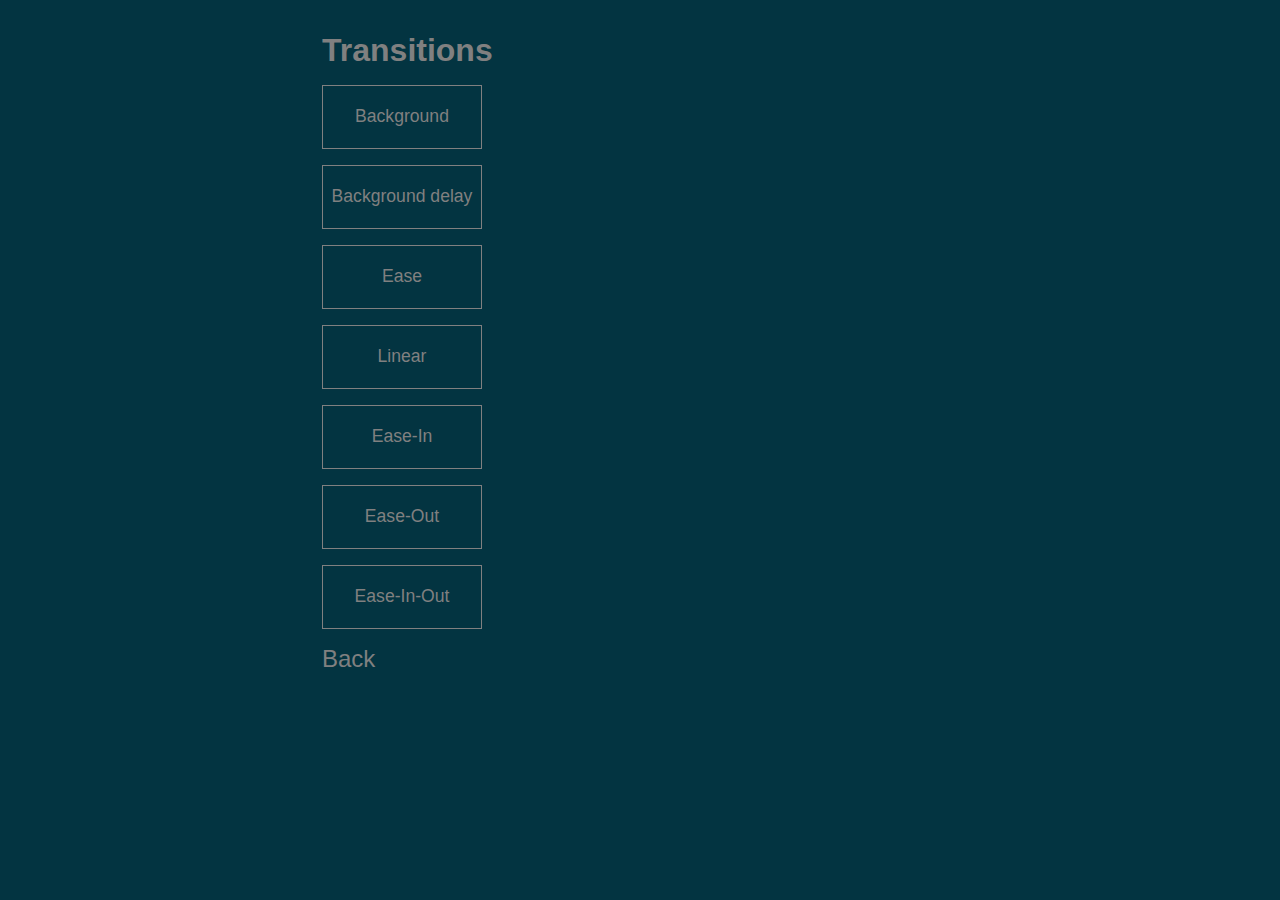
<file: s1-transitions/index.html>
<!DOCTYPE html>

<html lang="en">

<head>
    <meta charset="UTF-8">
    <meta name="viewport" content="width=device-width, initial-scale=1.0">
    <link rel="stylesheet" href="../style.css">
    <link rel="stylesheet" href="style.css">
    <title>Transitions</title>
</head>

<body>
    <h1>Transitions</h1>
    <div class="btn backg">Background</div>
    <div class="btn backg-delay">Background delay</div>
    <div id="ease" class="btn move">Ease</div>
    <div id="linear" class="btn move">Linear</div>
    <div id="ease-in" class="btn move">Ease-In</div>
    <div id="ease-out" class="btn move">Ease-Out</div>
    <div id="ease-in-out" class="btn move">Ease-In-Out</div>
    <a href="../index.html" class="btn-back" >Back</a>
</body>

</html>
</file>
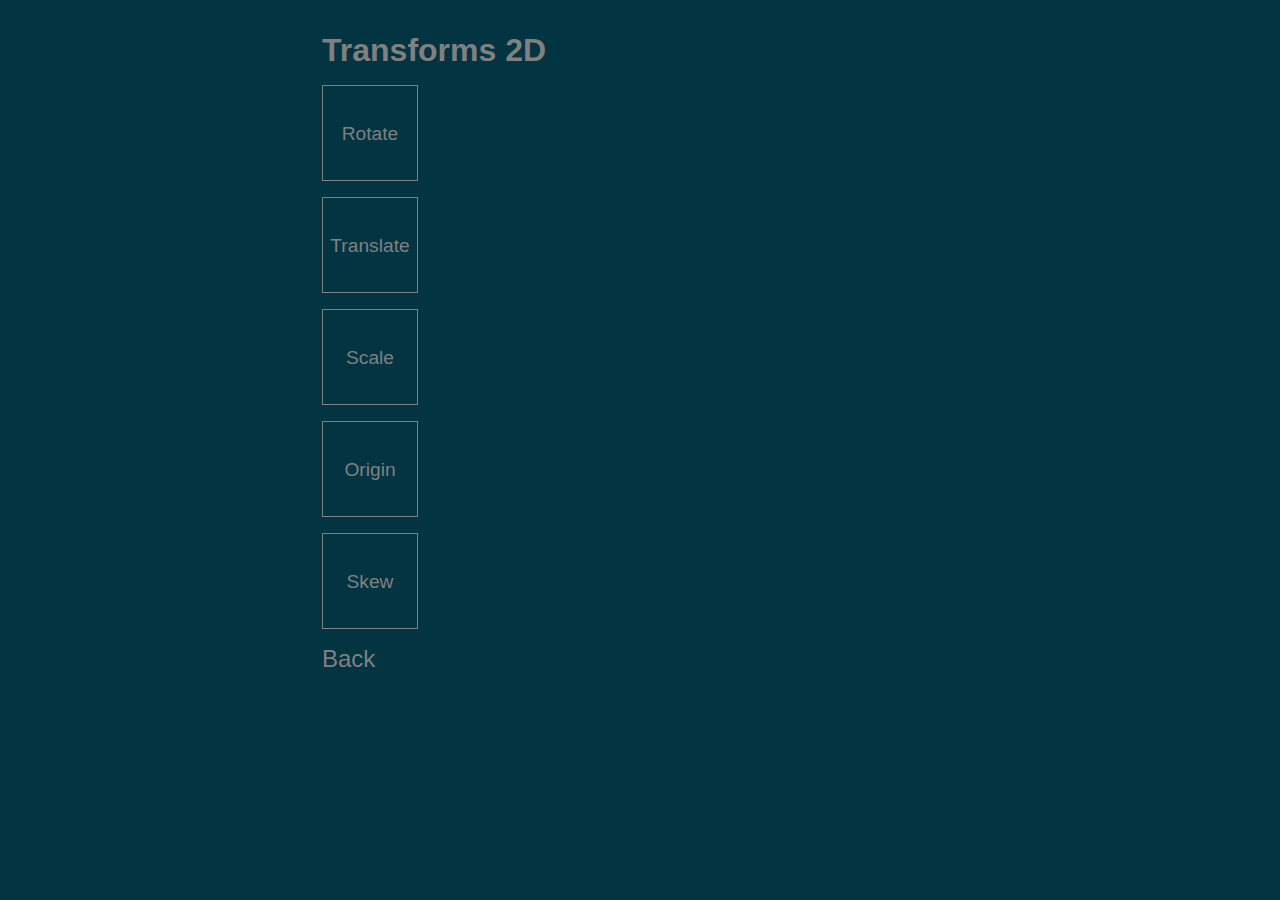
<file: s2-transforms2D/index.html>
<!DOCTYPE html>

<html lang="en">

<head>
    <meta charset="UTF-8">
    <meta name="viewport" content="width=device-width, initial-scale=1.0">
    <link rel="stylesheet" href="../style.css">
    <link rel="stylesheet" href="style.css">
    <title>Transforms 2D</title>
</head>

<body>
    <h1>Transforms 2D</h1>
    <div id="rotate" class="box">Rotate</div>
    <div id="translate" class="box">Translate</div>
    <div id="scale" class="box">Scale</div>
    <div id="origin" class="box">Origin</div>
    <div id="skew" class="box">Skew</div>
    <a href="../index.html" class="btn-back">Back</a>
</body>

</html>
</file>
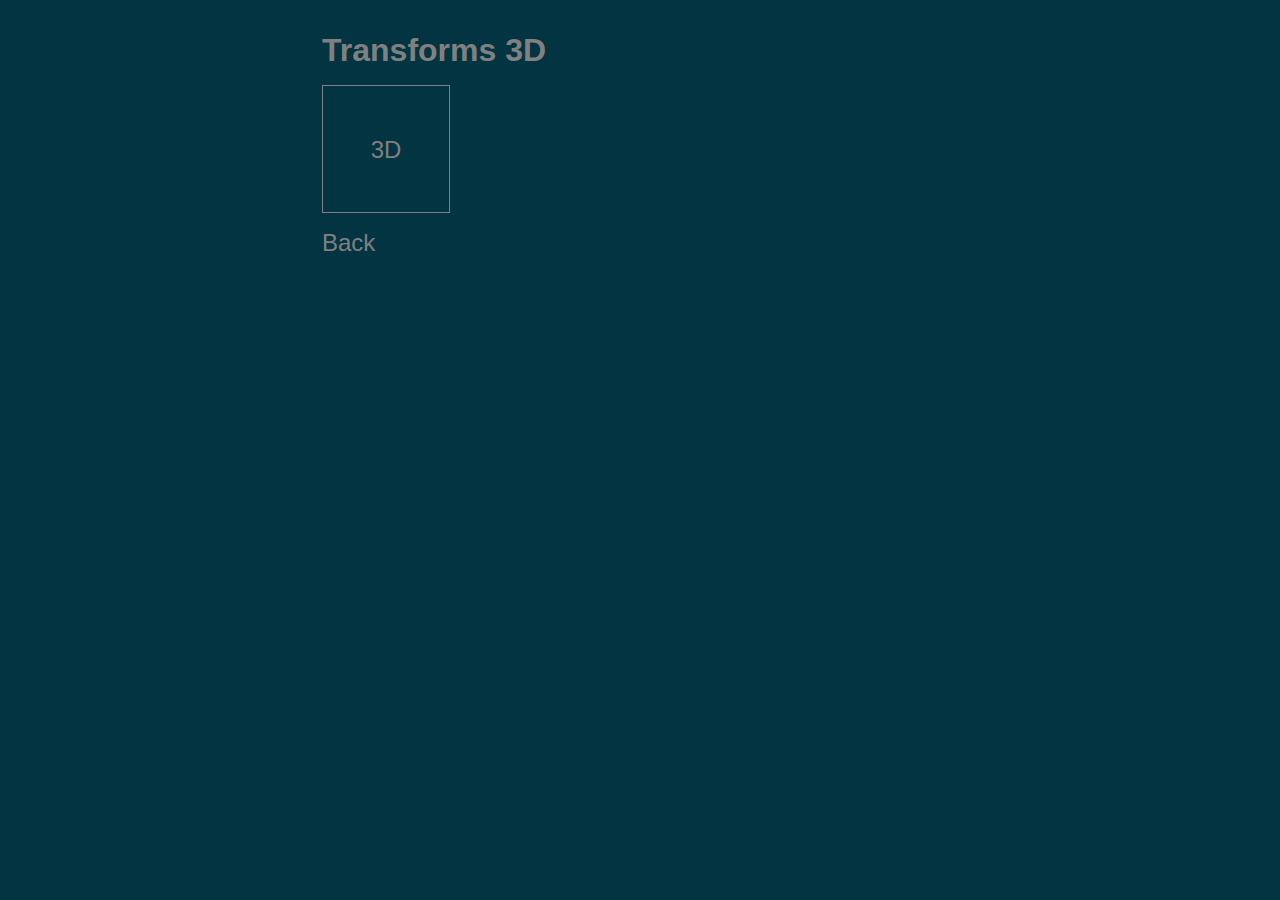
<file: s3-transforms3D/index.html>
<!DOCTYPE html>
<html lang="en">

<head>
    <meta charset="UTF-8">
    <meta name="viewport" content="width=device-width, initial-scale=1.0">
    <link rel="stylesheet" href="../style.css">
    <link rel="stylesheet" href="style.css">
    <title>Transforms 3D</title>
</head>

<body>
    <h1>Transforms 3D</h1>
    <section>
        <div class="box">3D</div>
    </section>
    <a href="../index.html" class="btn-back">Back</a>
</body>

</html>
</file>
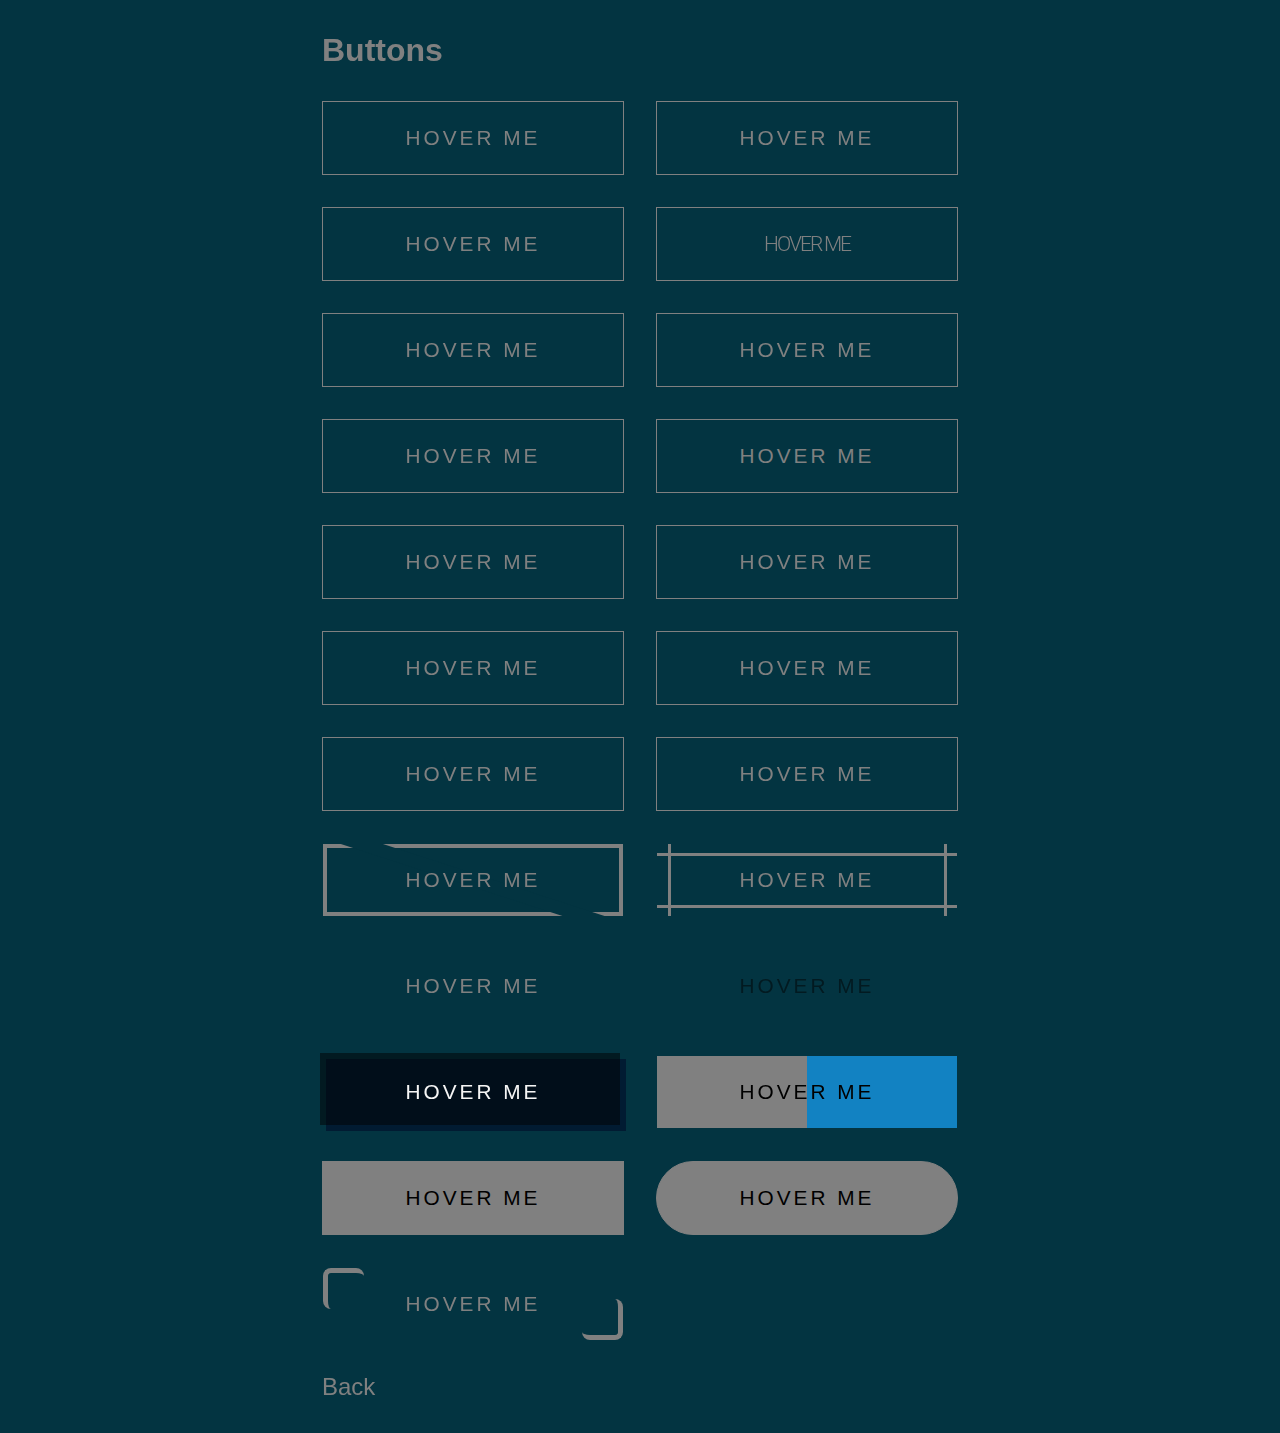
<file: s4-buttons/index.html>
<!DOCTYPE html>
<html lang="en">

<head>
    <meta charset="UTF-8">
    <meta name="viewport" content="width=device-width, initial-scale=1.0">
    <link rel="stylesheet" href="../style.css">
    <link rel="stylesheet" href="style.css">
    <title>Buttons</title>
</head>

<body>
    <h1>Buttons</h1>
    <section>
        <div id="rotating-effect" class="btn">Hover Me</div>
        <div id="swipe-effect" class="btn">Hover Me</div>
        <div id="window-effect" class="btn">Hover Me</div>
        <div id="zoom-effect" class="btn">Hover Me</div>
        <div id="swipe-content-effect" class="btn">Hover Me</div>
        <div id="glowing-effect" class="btn">Hover Me</div>
        <div id="rotating-layers-effect" class="btn">Hover Me</div>
        <div id="two-layers-effect" class="btn">Hover Me</div>
        <div id="scaling-effect" class="btn">Hover Me</div>
        <div id="circular-swapping-effect" class="btn">Hover Me</div>
        <div id="cubes-effect" class="btn"><span>Hover Me</span></div>
        <div id="letter-rotating-effect" class="btn"><span>H</span>over Me</div>
        <div id="diagonal-swipe-effect" class="btn">Hover Me</div>
        <div id="wavy-effect" class="btn">Hover Me<div class="wave"></div>
        </div>
        <div id="two-cuts-effect" class="btn">Hover Me<span></span></div>
        <div id="borders-effect" class="btn">Hover Me</div>
        <div id="three-circles-effect" class="btn"><span></span>Hover Me</div>
        <div id="border-growing-effect" class="btn">Hover Me<span></span></div>
        <div id="doors-effect" class="btn">Hover Me</div>
        <div id="two-parts-effect" class="btn">Hover Me</div>
        <div id="swapping-layers-effect" class="btn">Hover Me</div>
        <a id="pulsing-effect" class="btn">Hover Me</a>
        <div id="corner-growing-effect" class="btn">Hover Me</div>
    </section>
    <a href="../index.html" class="btn-back">Back</a>
</body>

</html>
</file>
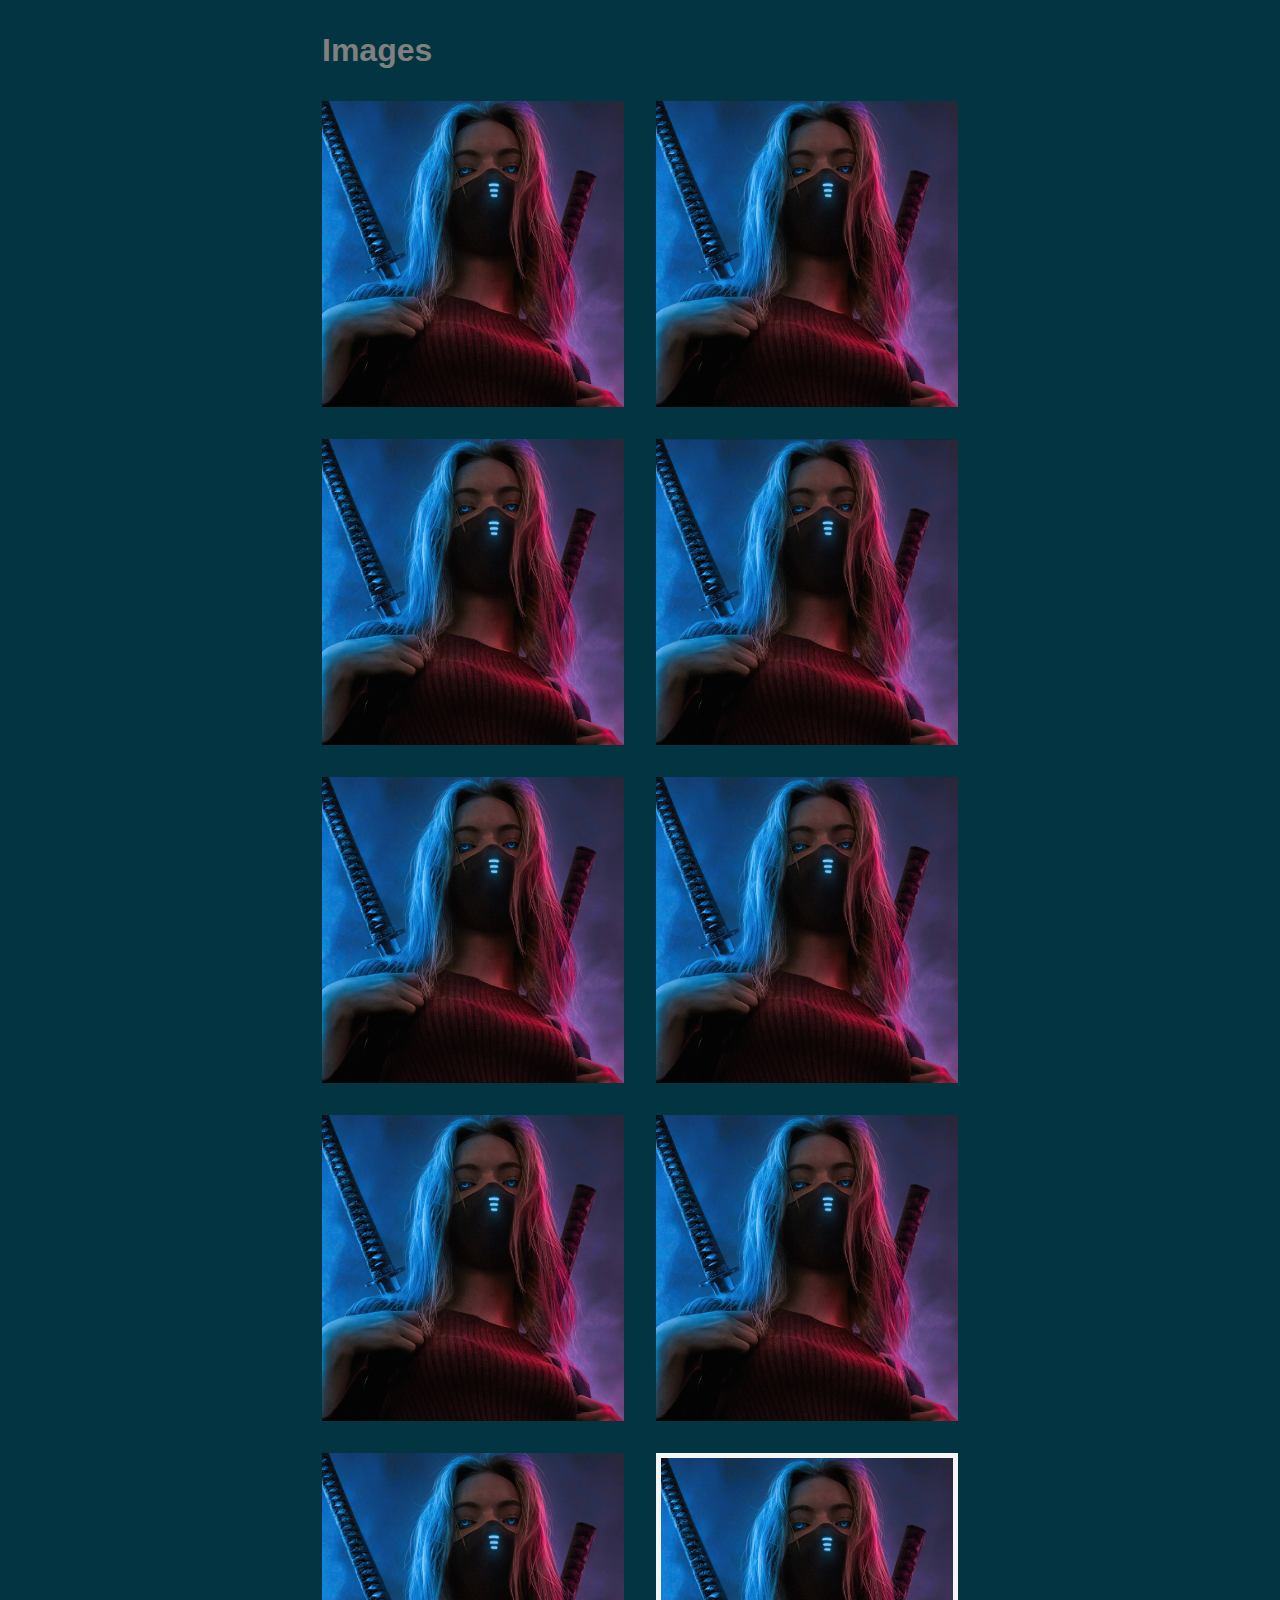
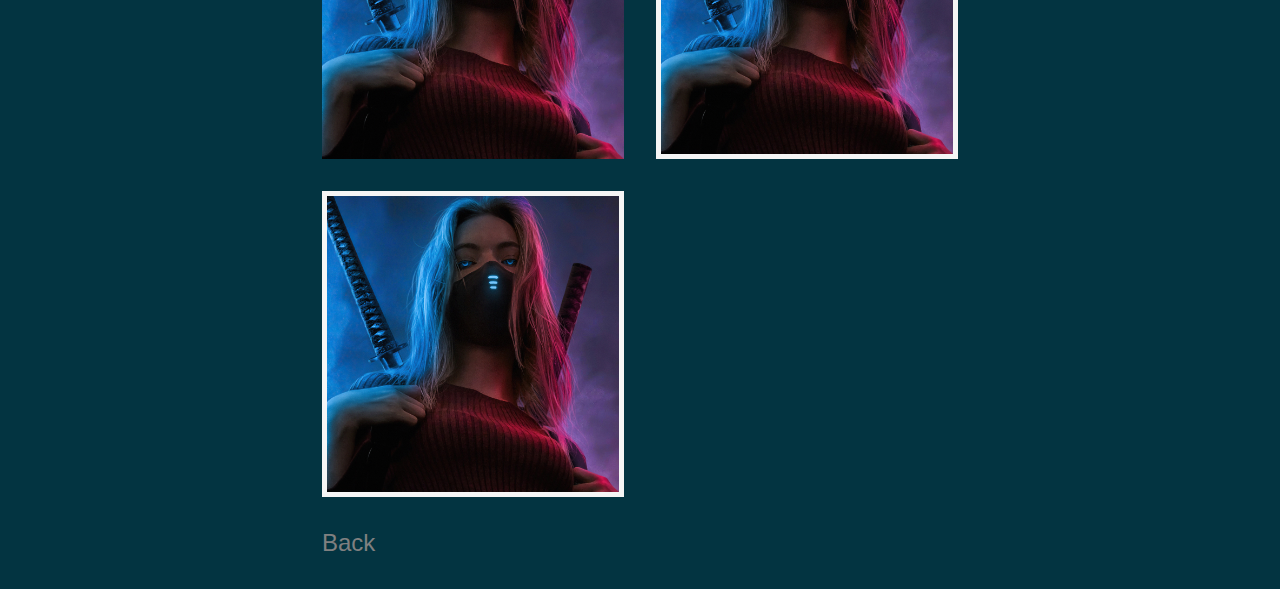
<file: s5-images/index.html>
<!DOCTYPE html>
<html lang="en">

<head>
    <meta charset="UTF-8">
    <meta name="viewport" content="width=device-width, initial-scale=1.0">
    <link rel="stylesheet" href="../style.css">
    <link rel="stylesheet" href="style.css">
    <title>Images</title>
</head>

<body>
    <h1>Images</h1>
    <section>
        <div id="effect-1" class="img-container">
            <img src="./girlGlowing.jpg" alt="GirlGlowing">
            <div id="caption-1">
                <h1>Amazing caption 1</h1>
                <p>Lorem ipsum dolor sit amet consectetur adipisicing elit. Quisquam, quis. Rem, ipsa tenetur molestias
                    laborum.</p>
            </div>
        </div>
        <div id="effect-2" class="img-container">
            <img src="./girlGlowing.jpg" alt="GirlGlowing">
            <div id="caption-2">
                <h1>Amazing caption 2</h1>
                <p>Lorem ipsum dolor sit amet consectetur adipisicing elit. Quisquam, quis. Rem, ipsa tenetur molestias
                    laborum.</p>
            </div>
        </div>
        <div id="effect-3" class="img-container">
            <img src="./girlGlowing.jpg" alt="GirlGlowing">
            <div id="caption-3">
                <h1>Amazing caption 3</h1>
                <p>Lorem ipsum dolor sit amet consectetur adipisicing elit. Quisquam, quis. Rem, ipsa tenetur molestias
                    laborum.</p>
            </div>
        </div>
        <div id="effect-4" class="img-container">
            <img src="./girlGlowing.jpg" alt="GirlGlowing">
            <div id="caption-4">
                <h1>Amazing caption 4</h1>
                <p>Lorem ipsum dolor sit amet</p>
            </div>
        </div>
        <div id="effect-5" class="img-container">
            <img src="./girlGlowing.jpg" alt="GirlGlowing">
            <div id="caption-5">
                <h1>Amazing caption 5</h1>
                <p>Lorem ipsum dolor sit amet consectetur adipisicing elit. Quisquam, quis. Rem, ipsa tenetur molestias
                    laborum.</p>
            </div>
        </div>
        <div id="effect-6" class="img-container">
            <img src="./girlGlowing.jpg" alt="GirlGlowing">
        </div>
        <div id="effect-7" class="img-container">
            <img src="./girlGlowing.jpg" alt="GirlGlowing">
            <div id="caption-7">
                <h1>Amazing caption 7</h1>
                <p>Lorem ipsum dolor sit amet consectetur adipisicing elit. Quisquam, quis. Rem, ipsa tenetur molestias
                    laborum.</p>
                <a href="#">Read me</a>
            </div>
        </div>
        <div id="effect-8" class="img-container">
            <img src="./girlGlowing.jpg" alt="GirlGlowing">
            <div id="caption-8">
                <h1>Amazing caption 8</h1>
                <p>Lorem ipsum dolor sit amet consectetur adipisicing elit. Quisquam, quis. Rem, ipsa tenetur molestias
                    laborum.</p>
                <a href="#">Read me</a>
            </div>
        </div>
        <div id="effect-9" class="img-container">
            <img src="./girlGlowing.jpg" alt="GirlGlowing">
            <div id="caption-9">
                <h1>Amazing caption 9</h1>
                <p>Lorem ipsum dolor sit amet consectetur adipisicing elit. Quisquam, quis. Rem, ipsa tenetur molestias
                    laborum.</p>
                <a href="#">Read me</a>
            </div>
        </div>
        <div id="effect-10" class="img-container">
            <img src="./girlGlowing.jpg" alt="GirlGlowing">
            <div id="caption-10">
                <h1>Amazing caption 10</h1>
                <p>Lorem ipsum dolor sit amet consectetur adipisicing elit. Quisquam, quis. Rem, ipsa tenetur molestias
                    laborum.</p>
                <a href="#">Read me</a>
            </div>
        </div>
        <div id="effect-11" class="img-container">
            <img src="./girlGlowing.jpg" alt="GirlGlowing">
            <div id="caption-11">
                <h1>Amazing caption 11</h1>
                <p>Lorem ipsum dolor sit amet consectetur adipisicing elit. Quisquam, quis. Rem, ipsa tenetur molestias
                    laborum.</p>
                <a href="#">Read me</a>
            </div>
        </div>
    </section>
    <a href="../index.html" class="btn-back">Back</a>
</body>

</html>
</file>
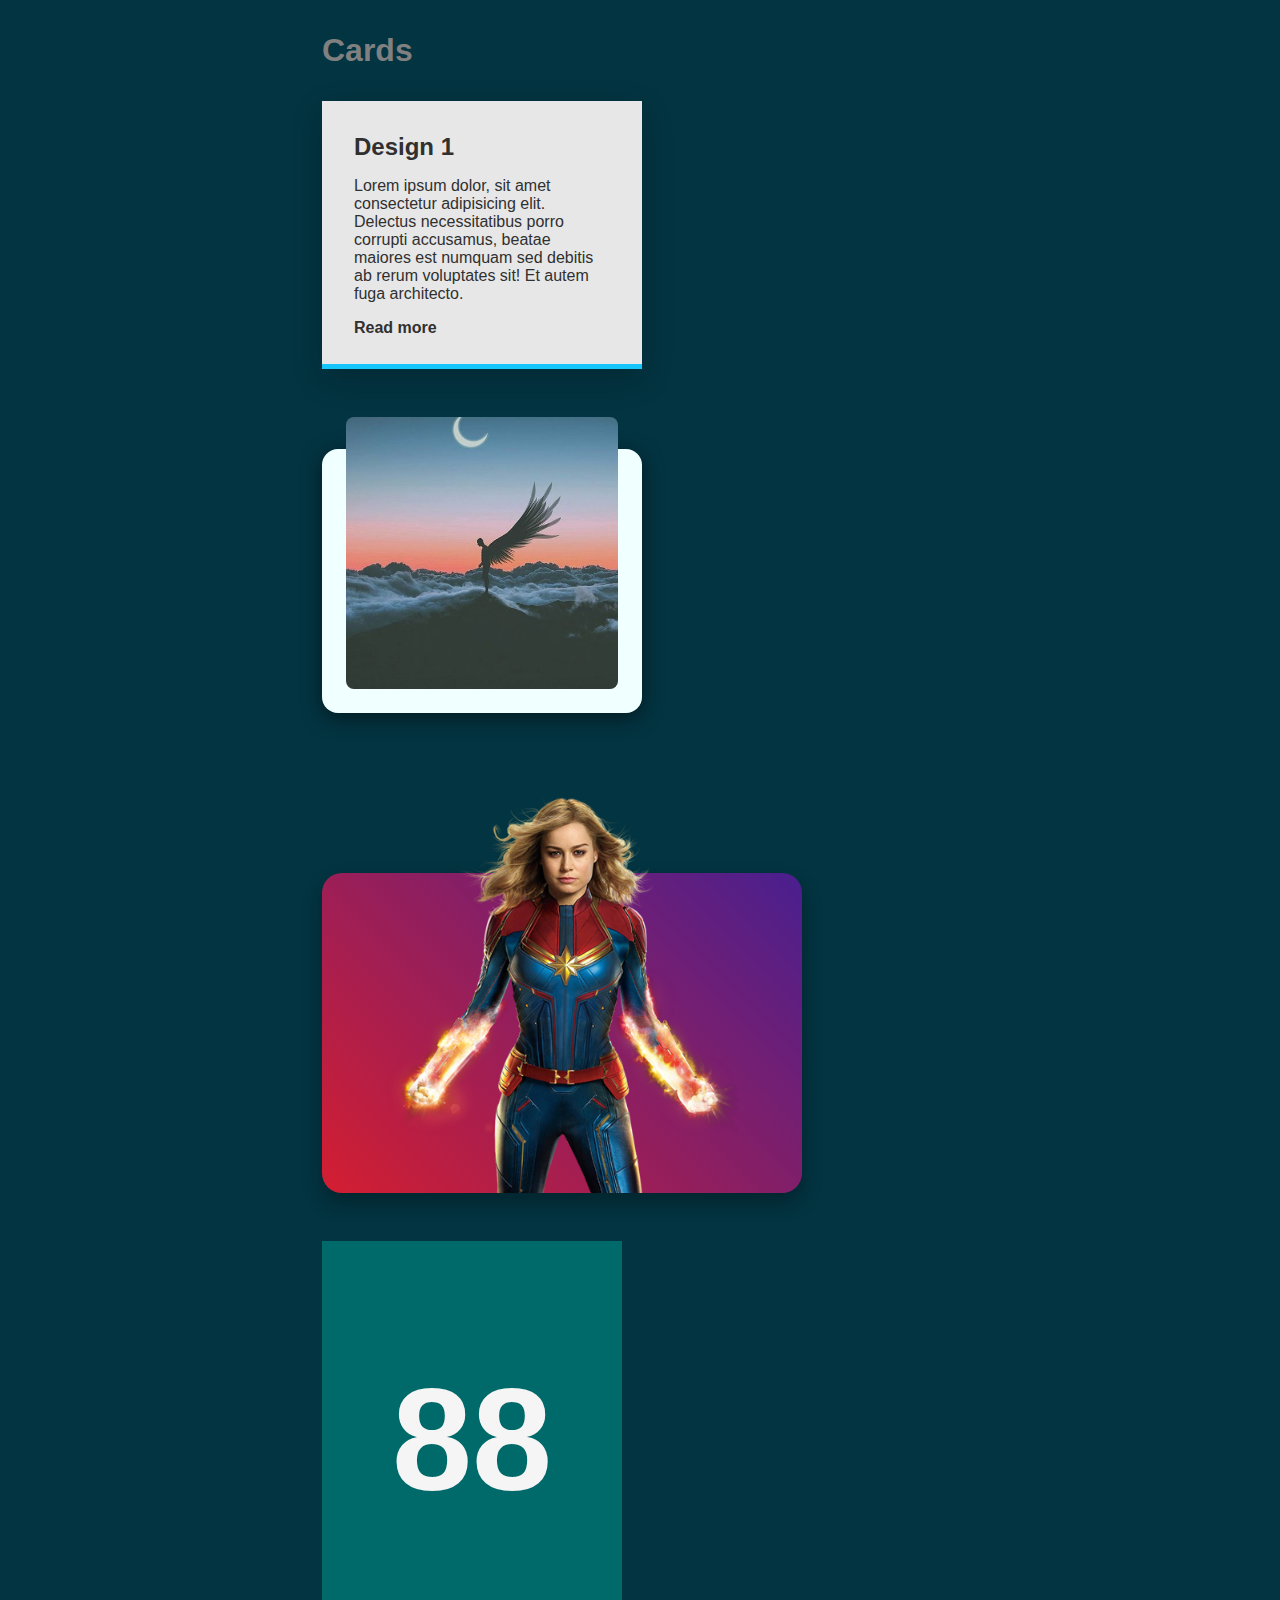
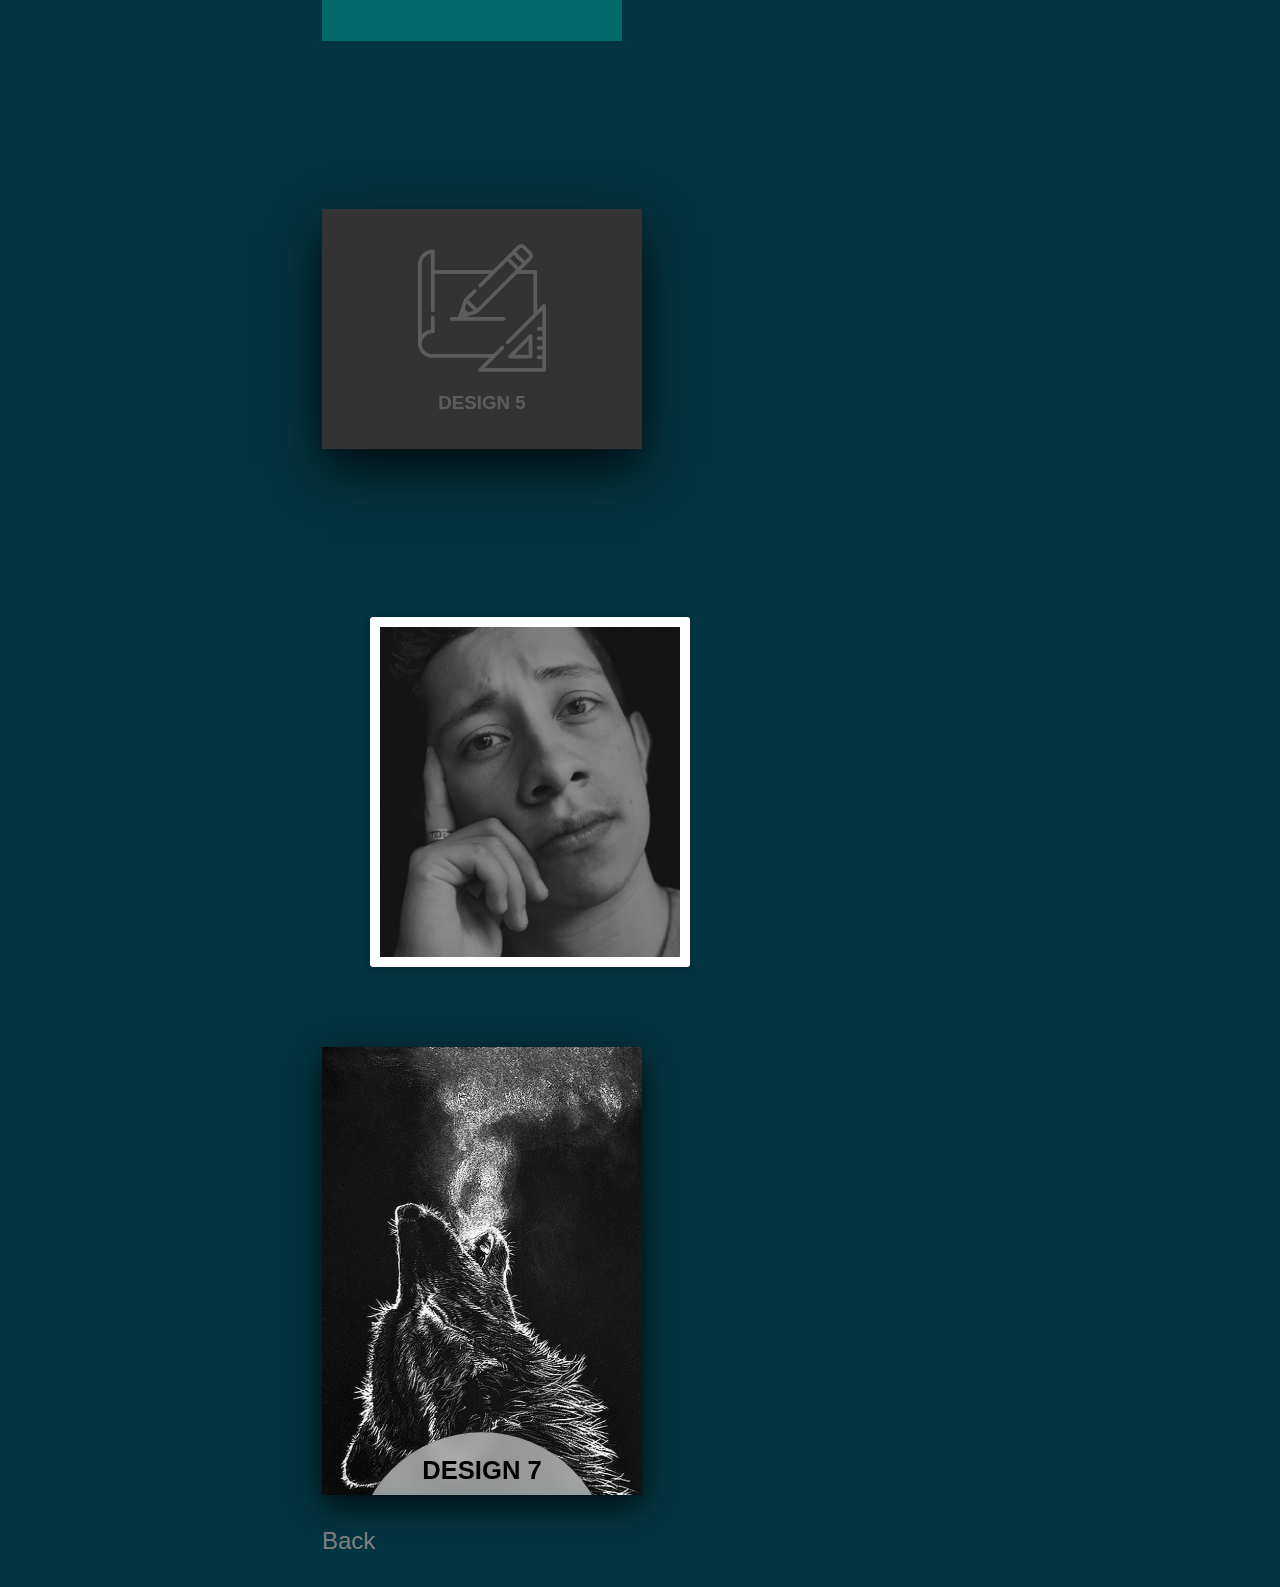
<file: s7-cards/index.html>
<!DOCTYPE html>
<html lang="en">

<head>
    <meta charset="UTF-8">
    <meta name="viewport" content="width=device-width, initial-scale=1.0">
    <link rel="stylesheet" href="../style.css">
    <link rel="stylesheet" href="style.css">
    <title>Cards</title>
</head>

<body>
    <h1>Cards</h1>
    <section class="content">
        <section id="card-1">
            <h2>Design 1</h2>
            <p>Lorem ipsum dolor, sit amet consectetur adipisicing elit. Delectus necessitatibus porro corrupti
                accusamus, beatae maiores est numquam sed debitis ab rerum voluptates sit! Et autem fuga architecto.</p>
            <a href="#!">Read more</a>
        </section>
        <section id="card-2">
            <div id="img-box-2">
                <img src="./2.jpg" alt="1">
            </div>
            <div id="content-2">
                <h2>Design 2</h2>
                <p>Lorem ipsum dolor, sit amet consectetur adipisicing elit. Delectus necessitatibus porro corrupti
                    accusamus.
                </p>
            </div>
        </section>
        <section id="card-3">
            <div id="content-3">
                <h2>Design 3</h2>
                <p>Lorem ipsum dolor, sit amet consectetur adipisicing elit. Delectus necessitatibus porro corrupti
                    accusamus. beatae maiores est numquam sed debitis ab rerum voluptates sit!
                </p>
                <a href="#!">Read more</a>
            </div>
            <img src="./3.png" alt="">
        </section>
        <section id="card-4">
            <section class="face face-1">
                <div id="content-4">
                    <h2>Design 4</h2>
                    <p>Lorem ipsum dolor sit amet consectetur, adipisicing elit. Iste eaque quidem molestias.
                        Consequatur
                        magnin fuga ipsam eum molestias accusamus dolor, nisi veritatis, voluptatibus nemo! Modi
                        delectus
                        inventore sequi illo.</p>
                    <a href="#!">Read More</a>
                </div>
            </section>
            <div class=" face face-2">
                <h2>88</h2>
            </div>
        </section>
        <section id="card-5">
            <div id="front-face-5">
                <div id="img-box-5">
                    <img src="./5.png" alt="5">
                    <h3>Design 5</h3>
                </div>
            </div>
            <div id="back-face-5">
                <div id="content-5">
                    <p>Lorem ipsum dolor sit amet consectetur adipisicing elit. Tempora maxime quasi vitae blanditiis
                        quia quibusdam sint dicta.</p>
                    <a href="#!">read more</a>
                </div>
            </div>
        </section>
        <section id="card-6">
            <div id="img-box-6">
                <img src="./me.jpg" alt="me">
            </div>
            <div id="details-6">
                <h2>Alan Arriaga<br><span>Design 6</span></h2>
            </div>
        </section>
    </section>
    <section id="card-7">
        <div id="img-box-7">
            <img src="./7.jpg" alt="7">
        </div>
        <div id="content-7">
            <h3>Design 7</h3>
            <p>Lorem ipsum dolor sit amet consectetur, adipisicing elit. Iste commodi beatae nihil dignissimos
                distinctio iusto quisquam consequuntur reprehenderit eaque, modi officia esse, sapiente
                exercitationem id, eveniet harum illo molestias eos?</p>
            <a href="#!">read more</a>
        </div>
    </section>
    <a href="../index.html" class="btn-back">Back</a>
</body>

</html>
</file>
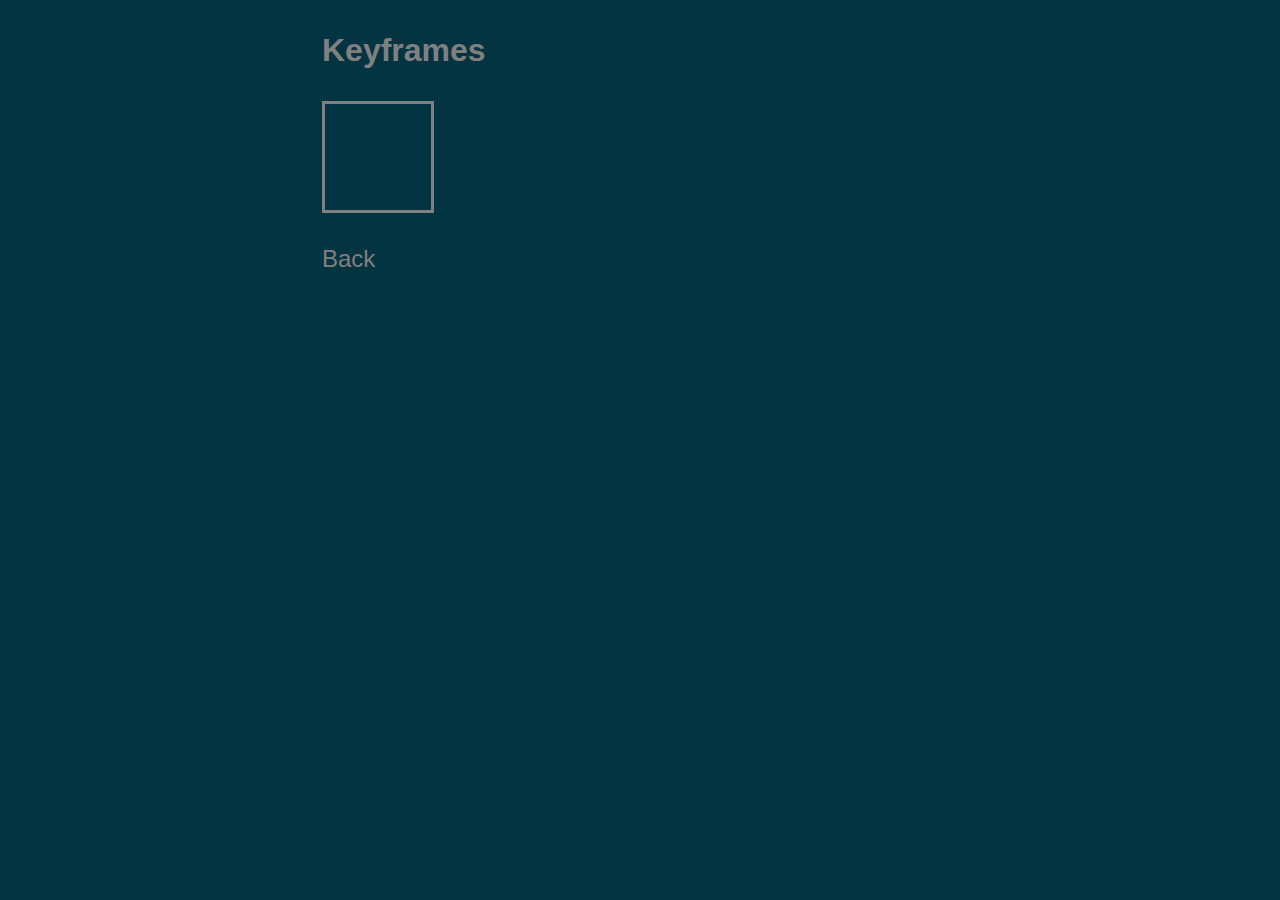
<file: s9-keyframes/index.html>
<!DOCTYPE html>
<html lang="en">

<head>
    <meta charset="UTF-8">
    <meta name="viewport" content="width=device-width, initial-scale=1.0">
    <link rel="stylesheet" href="../style.css">
    <link rel="stylesheet" href="style.css">
    <title>Keyframes</title>
</head>

<body>
    <h1>Keyframes</h1>
    <section class="content">
        <div id="key-1"></div>
    </section>
    <a href="../index.html" class="btn-back">Back</a>
</body>

</html>
</file>
<file: style.css>
:root {
  --color-btn: gray;
  --color-btn-hover: gray;
  --color-btn-hover-secundary: rgb(18, 130, 194);
  --color-text-hover: rgb(0, 0, 0);
  --color-background: rgb(3, 52, 65);
  --color-btn-back: #00aeff;
}

* {
  box-sizing: border-box;
  border: 0;
  padding: 0;
  margin: 0;
  text-decoration: none;
  font-family: "Gill Sans", "Gill Sans MT", Calibri, "Trebuchet MS", sans-serif;
}

body {
  background-color: var(--color-background);
  padding: 2rem;
  max-width: 700px;
  margin: 0 auto;
}

h1 {
  margin-bottom: 1rem;
  color: var(--color-btn);
}

.title {
  margin-bottom: 2rem;
  color: var(--color-btn);
}

.links {
  display: grid;
  grid-template-columns: repeat(auto-fit, minmax(150px, 1fr));
  gap: 2rem;
}

.links a {
  width: 100%;
  height: 6rem;
  line-height: 5.8rem;
  text-align: center;
  border: 0.1rem solid var(--color-btn);
  color: var(--color-btn);
  font-size: 1.3rem;
  transition: all 0.5s ease-in;
  border-radius: 0.5rem;
}

.links a:hover {
  background-color: var(--color-btn-hover);
  color: var(--color-text-hover);
}

.btn-back {
  color: var(--color-btn);
  font-size: 1.5rem;
}
.btn-back:hover {
  color: var(--color-btn-back);
  cursor: pointer;
}
</file>
<file: s1-transitions/style.css>
/* Search Animatable CSS properties */
/* ------------------------------------------------ */
.btn {
  border: 0.1rem solid var(--color-btn);
  color: var(--color-btn);
  width: 10rem;
  height: 4rem;
  line-height: 3.8rem;
  text-align: center;
  margin-bottom: 1rem;
  cursor: pointer;
  font-size: 1.1rem;
}
/* ------------------------------------------------ */
.backg {
  /* -- all = writte all the propertys that we want to change
    transition-property: background-color color width;
    transition-property: all; */
  /* -- trasnsition: property duration timing-func delay 
    transition: all 2s ease-in-out 1s;*/
  /* -- And we can separate the propertys by a , */
  transition: all 3s ease-in-out 1s, color 2s ease 4s;
}
.backg:hover {
  background-color: var(--color-btn-hover);
  color: var(--color-text-hover);
  width: 13rem;
}
/* ------------------------------------------------ */
.backg-delay {
  transition-property: all;
  transition-duration: 1s;
  transition-delay: 2s;
}
.backg-delay:hover {
  background-color: var(--color-btn-hover);
  color: var(--color-text-hover);
}
/* ------------------------------------------------ */
#ease {
  transition-timing-function: ease;
}
#linear {
  transition-timing-function: linear;
}
#ease-in {
  transition-timing-function: ease-in;
}
#ease-out {
  transition-timing-function: ease-out;
}
#ease-in-out {
  transition-timing-function: ease-in-out;
}
.move {
  transition-property: all;
  transition-duration: 3s;
}
.move:hover {
  transform: translate(400px, 0);
}
/* ------------------------------------------------ */
</file>
<file: s2-transforms2D/style.css>
.box {
  width: 6rem;
  height: 6rem;
  margin-bottom: 1rem;
  line-height: 6rem;
  text-align: center;
  font-size: 1.2rem;
  cursor: pointer;
  transition: transform 2s;
  border: 0.1rem solid var(--color-btn);
  color: var(--color-btn);
}
#scale:hover {
  /* increase value > 1 */
  /* transform: scaleX(1.5);
  transform: scaleY(1.5); */
  /* decrease value < 1 */
  /* transform: scaleX(0.5);
  transform: scaleY(0.5); */
  transform: scale(1.5);
}

#translate:hover {
  /* acept + and - values */
  /* transform: translateX(300px);
  transform: translateY(300px); */
  transform: translate(200px, 100px);
}

#rotate:hover {
  /* clockwise + anticlockwise - */
  /* units: deg, grad and turn */
  /* transform: rotate(360deg);
  transform: rotate(200grad); */
  transform: rotate(1turn);
}

#skew:hover {
  /* transform: skewX(20deg);
  transform: skewY(20deg); */
  transform: skew(20deg);
}

#origin {
  /* transform-origin: right; */
  /* transform-origin: bottom right; */
  /* transform-origin: right button (% and px) */
  transform-origin: 30% 80%;
}
#origin:hover {
  transform: rotate(360deg);
}
</file>
<file: s3-transforms3D/style.css>
section {
  perspective: 500px;
}

.box {
  width: 8rem;
  height: 8rem;
  line-height: 8rem;
  text-align: center;
  font-size: 1.5rem;
  border: 0.1rem solid var(--color-btn);
  color: var(--color-btn);
  margin-bottom: 1rem;
  transition: transform 2s;
}

.box:hover {
  /* transform: rotateZ(90deg);
  transform: rotateX(90deg);
  transform: rotateY(90deg); */
  transform: rotate3d(1, 1, 1, 360deg);
}
</file>
<file: s4-buttons/style.css>
@import url("https://fonts.googleapis.com/css2?family=Roboto:wght@100;300;400;900&display=swap");
/* ------------------------------------------------ */
section {
  display: grid;
  grid-template-columns: repeat(auto-fit, minmax(300px, 1fr));
  gap: 2rem;
  margin: 2rem 0;
}
/* ------------------------------------------------ */
.btn {
  width: 100%;
  padding: 1.5rem;
  text-align: center;
  font-size: 1.3rem;
  cursor: pointer;
  color: var(--color-btn);
  border: 0.07rem solid var(--color-btn);
  position: relative;
  transition: all 2s;
  text-transform: uppercase;
  letter-spacing: 3px;
}
/* ------------------------------------------------ */
#rotating-effect {
  overflow: hidden;
}
#rotating-effect:before {
  content: "";
  position: absolute;
  left: 0;
  top: 0;
  background-color: var(--color-btn-hover);
  height: 100%;
  width: 100%;
  z-index: -1;
  transition: all 1s;
  transform-origin: bottom left;
  transform: rotate(-90deg);
}
#rotating-effect:hover:before {
  transform: rotate(0deg);
}
#rotating-effect:hover {
  color: var(--color-text-hover);
}
/* ------------------------------------------------ */
#swipe-effect:before {
  content: "";
  position: absolute;
  top: 0;
  left: 0;
  background-color: var(--color-btn-hover);
  width: 0%;
  height: 100%;
  z-index: -1;
  transition: all 1s;
}
#swipe-effect:hover:before {
  width: 100%;
}
#swipe-effect:hover {
  color: var(--color-text-hover);
}
/* ------------------------------------------------ */
#window-effect:before {
  content: "";
  position: absolute;
  top: 0;
  left: 0;
  background-color: var(--color-btn-hover);
  width: 100%;
  height: 100%;
  transition: 1s;
  transform: rotateX(90deg);
  z-index: -1;
}
#window-effect:hover:before {
  transform: rotateX(0deg);
}
#window-effect:after {
  content: "";
  position: absolute;
  top: 0;
  left: 0;
  background-color: var(--color-btn-hover);
  width: 100%;
  height: 100%;
  transition: 1s;
  transform: rotateY(90deg);
  z-index: -1;
}
#window-effect:hover:after {
  transform: rotateY(0deg);
}
#window-effect:hover {
  color: var(--color-text-hover);
}
/* ------------------------------------------------ */
#zoom-effect {
  font-family: "Roboto", sans-serif;
  font-weight: 300;
  letter-spacing: -2px;
  transition: all 0.5s;
}
#zoom-effect:hover {
  font-weight: 900;
  letter-spacing: 10px;
}
#zoom-effect:hover {
  color: var(--color-text-hover);
  background-color: var(--color-btn-hover);
}
/* ------------------------------------------------ */
#swipe-content-effect {
  overflow: hidden;
}
#swipe-content-effect:before {
  content: "¡Yeah!";
  position: absolute;
  top: 0;
  left: 0;
  background-color: var(--color-btn-hover);
  color: var(--color-text-hover);
  width: 100%;
  height: 100%;
  transition: all 1s;
  transform: translateY(-100%);
  display: flex;
  justify-content: center;
  align-items: center;
}
#swipe-content-effect:hover:before {
  transform: translateY(0);
}
/* ------------------------------------------------ */
#glowing-effect {
  transition: all 1s;
  overflow: hidden;
}
#glowing-effect:hover {
  background-color: var(--color-btn-hover);
  color: var(--color-text-hover);
}
#glowing-effect:before {
  content: "";
  position: absolute;
  top: 0;
  left: 0;
  background-color: var(--color-text-hover);
  width: 100%;
  height: 50%;
  z-index: -1;
  transform: translateX(-100%) rotate(45deg);
  transition: all 1s;
  z-index: 1;
}
#glowing-effect:hover:before {
  transform: translateX(100%) rotate(45deg);
}
/* ------------------------------------------------ */
#rotating-layers-effect:before {
  content: "Hover Me";
  position: absolute;
  top: 0;
  left: 0;
  background-color: var(--color-btn-hover-secundary);
  color: var(--color-text-hover);
  width: 100%;
  height: 100%;
  display: flex;
  justify-content: center;
  align-items: center;
  transform: rotateX(270deg);
  transform-origin: top;
  transition: all 0.5s;
}
#rotating-layers-effect:after {
  content: "Hover Me";
  position: absolute;
  top: 0;
  left: 0;
  background-color: var(--color-btn-hover);
  color: var(--color-text-hover);
  width: 100%;
  height: 100%;
  display: flex;
  justify-content: center;
  align-items: center;
  transform: rotateX(270deg);
  transform-origin: bottom;
  transition: all 0.5s 0.25s;
}
#rotating-layers-effect:hover:before,
#rotating-layers-effect:hover:after {
  transform: rotateX(0deg);
}
/* ------------------------------------------------ */
#two-layers-effect {
  background-color: var(--color-btn-hover);
  color: var(--color-btn-hover);
  overflow: hidden;
}
#two-layers-effect:before {
  content: "Hover Me";
  position: absolute;
  top: 0;
  left: 0;
  background-color: var(--color-background);
  color: gray;
  width: 100%;
  height: 100%;
  display: flex;
  justify-content: center;
  align-items: center;
  transition: all 1s;
  transform: translate(-100%, 100%);
}
#two-layers-effect:after {
  content: "Hover Me";
  position: absolute;
  top: 0;
  left: 0;
  background-color: var(--color-background);
  color: gray;
  width: 100%;
  height: 100%;
  display: flex;
  justify-content: center;
  align-items: center;
  transition: all 1s;
  transform: translate(0, 0);
}
#two-layers-effect:hover:before {
  transform: translate(0, 0);
}
#two-layers-effect:hover:after {
  transform: translate(100%, -100%);
}
/* ------------------------------------------------ */
#scaling-effect {
  overflow: hidden;
}
#scaling-effect:before {
  content: "Hover Me";
  position: absolute;
  top: 0;
  left: 0;
  background-color: var(--color-btn-hover);
  width: 100%;
  height: 100%;
  color: var(--color-text-hover);
  display: flex;
  justify-content: center;
  align-items: center;
  transition: all 0.5s;
  transform: scale(10);
  opacity: 0;
}
#scaling-effect:hover:before {
  transform: scale(1);
  opacity: 1;
}
/* ------------------------------------------------ */
#circular-swapping-effect {
  overflow: hidden;
}
#circular-swapping-effect:before {
  content: "";
  position: absolute;
  top: 0;
  left: 0;
  background-color: var(--color-btn-hover);
  width: 100%;
  height: 0%;
  z-index: -1;
  border-radius: 0 0 50% 50%;
  transition: all 0.5s;
}
#circular-swapping-effect:hover:before {
  height: 190%;
}
#circular-swapping-effect:hover {
  color: var(--color-text-hover);
}
/* ------------------------------------------------ */
#cubes-effect {
  overflow: hidden;
}
#cubes-effect:before,
#cubes-effect:after,
#cubes-effect span:before,
#cubes-effect span:after {
  content: "";
  position: absolute;
  width: 25%;
  height: 100%;
  z-index: -1;
  background-color: var(--color-btn-hover);
  transition: all 0.2s;
}
#cubes-effect:before {
  top: -100%;
  left: 0;
  transition-delay: 0.1s;
}
#cubes-effect:after {
  top: 100%;
  left: 25%;
  transition-delay: 0.2s;
}
#cubes-effect span:before {
  top: -100%;
  right: 25%;
  transition-delay: 0.3s;
}
#cubes-effect span:after {
  top: 100%;
  right: 0;
  transition-delay: 0.4s;
}
#cubes-effect:hover:before,
#cubes-effect:hover:after,
#cubes-effect:hover span:before,
#cubes-effect:hover span:after {
  top: 0;
}
#cubes-effect:hover {
  color: var(--color-text-hover);
}
/* ------------------------------------------------ */
#letter-rotating-effect:before {
  content: "";
  position: absolute;
  top: 0;
  left: 0;
  width: 100%;
  height: 100%;
  background-color: var(--color-btn-hover);
  z-index: -1;
  transition: all 0.8s;
  opacity: 0;
}
#letter-rotating-effect:hover:before {
  transform: rotate(15deg);
  opacity: 1;
}
#letter-rotating-effect span {
  position: relative;
  color: transparent;
}
#letter-rotating-effect span:before {
  content: "H";
  position: absolute;
  color: var(--color-btn);
  transition: all 0.5s;
}
#letter-rotating-effect:hover span:before {
  color: var(--color-text-hover);
  transform: rotate(360deg) translate(-65%, -50%);
  font-size: 5rem;
}
#letter-rotating-effect:hover {
  color: var(--color-text-hover);
}
/* ------------------------------------------------ */
#diagonal-swipe-effect {
  overflow: hidden;
}
#diagonal-swipe-effect:hover {
  color: var(--color-text-hover);
}
#diagonal-swipe-effect:before {
  content: "";
  position: absolute;
  top: 0;
  left: 0;
  bottom: 0;
  right: 0;
  border-top: 40px solid var(--color-btn-hover);
  border-bottom: 40px solid var(--color-btn-hover);
  border-right: 40px solid transparent;
  transition: all 1s;
  z-index: -1;
  transform: translateX(-100%);
}
#diagonal-swipe-effect:after {
  content: "";
  position: absolute;
  top: 0;
  left: 0;
  bottom: 0;
  right: 0;
  border-top: 40px solid var(--color-btn-hover);
  border-bottom: 40px solid var(--color-btn-hover);
  border-left: 40px solid transparent;
  transition: all 1s;
  z-index: -1;
  transform: translateX(100%);
}
#diagonal-swipe-effect:hover:before,
#diagonal-swipe-effect:hover:after {
  transform: translateX(0);
}
/* ------------------------------------------------ */
#wavy-effect {
  overflow: hidden;
}
.wave {
  position: absolute;
  width: 100%;
  height: 100%;
  top: calc(100% + 22px);
  left: 0;
  background-color: #00aeff;
  transition: all 1s;
  z-index: -1;
}
.wave:before {
  content: "";
  position: absolute;
  top: -22px;
  left: 0;
  width: 100%;
  height: 22px;
  background: url(wave.png);
  animation: wavy 0.5s linear infinite;
}
@keyframes wavy {
  0% {
    background-position-x: 0;
  }
  100% {
    background-position-x: 118px;
  }
}
#wavy-effect:hover .wave {
  top: 0;
}
#wavy-effect:hover {
  color: var(--color-text-hover);
}
/* ------------------------------------------------ */
#two-cuts-effect {
  border-color: transparent;
  overflow: hidden;
}
#two-cuts-effect span {
  content: "";
  position: absolute;
  top: 0;
  left: 0;
  width: 100%;
  height: 100%;
  border: 4px solid var(--color-btn-hover);
  z-index: -1;
}
#two-cuts-effect span:before {
  content: "";
  position: absolute;
  top: 50%;
  left: 50%;
  width: 150%;
  height: 20%;
  background-color: var(--color-background);
  transform: translate(-50%, -50%) rotate(18deg);
  transition: all 0.5s;
}
#two-cuts-effect:hover span:before {
  transform: translate(-50%, -50%) rotate(155deg);
  height: 500%;
  background-color: var(--color-btn-hover);
}
#two-cuts-effect:hover {
  color: var(--color-text-hover);
}
/* ------------------------------------------------ */
#borders-effect {
  border-color: transparent;
}
#borders-effect:before {
  content: "";
  position: absolute;
  top: 0;
  left: 3.5%;
  width: 91%;
  height: 100%;
  border-left: 3px solid var(--color-btn-hover);
  border-right: 3px solid var(--color-btn-hover);
  transition: all 1s;
}
#borders-effect:after {
  content: "";
  position: absolute;
  top: 13%;
  left: 0;
  width: 100%;
  height: 67%;
  border-top: 3px solid var(--color-btn-hover);
  border-bottom: 3px solid var(--color-btn-hover);
  transition: all 1s;
}
#borders-effect:hover:before {
  transform: rotateY(180deg);
}
#borders-effect:hover:after {
  transform: rotateX(180deg);
}
/* ------------------------------------------------ */
#three-circles-effect {
  color: var(--color-btn-hover);
  border-color: transparent;
}
#three-circles-effect:before,
#three-circles-effect:after {
  content: "";
  position: absolute;
  top: 50%;
  transform: translateY(-50%);
  background-color: var(--color-btn-hover);
  width: 20px;
  height: 20px;
  border-radius: 100%;
  transition: all 0.3s;
  z-index: -1;
  opacity: 0;
}
#three-circles-effect:before {
  left: 25%;
  box-shadow: -100px 0 0 var(--color-btn-hover);
}
#three-circles-effect:after {
  right: 25%;
  box-shadow: 100px 0 0 var(--color-btn-hover);
}
#three-circles-effect:hover:before {
  left: 50%;
  box-shadow: 30px 0 0 var(--color-btn-hover);
  transform: translateX(-50%) translateY(-50%);
  opacity: 1;
}
#three-circles-effect:hover:after {
  right: 50%;
  box-shadow: -30px 0 0 var(--color-btn-hover);
  transform: translateX(50%) translateY(-50%);
  opacity: 1;
}
#three-circles-effect span {
  position: absolute;
  top: 50%;
  left: 50%;
  transform: translateY(-50%) translateX(-50%) scale(0);
  width: 60%;
  height: 80%;
  display: flex;
  justify-content: center;
  background-color: var(--color-btn-hover);
  border-radius: 0.5rem;
  transition: all 0.3s;
  z-index: -1;
}
#three-circles-effect:hover span {
  transform: translateY(-50%) translateX(-50%) scale(1);
  transition-delay: 0.4s;
}
#three-circles-effect:hover {
  color: var(--color-text-hover);
  transition-delay: 0.4s;
}
/* ------------------------------------------------ */
#border-growing-effect {
  border-color: transparent;
  overflow: hidden;
  mix-blend-mode: multiply;
}
#border-growing-effect:before {
  content: "";
  position: absolute;
  top: 0;
  left: -100%;
  width: 100%;
  height: 5px;
  background-color: var(--color-btn-hover);
  transition: all 1s;
  mix-blend-mode: multiply;
}
#border-growing-effect:after {
  content: "";
  position: absolute;
  bottom: 0;
  right: -100%;
  width: 100%;
  height: 5px;
  background-color: var(--color-btn-hover);
  transition: all 1s;
  mix-blend-mode: multiply;
}
#border-growing-effect span:before {
  content: "";
  position: absolute;
  top: 100%;
  left: 0;
  width: 5px;
  height: 100%;
  background-color: var(--color-btn-hover);
  transition: all 1s;
  mix-blend-mode: multiply;
}
#border-growing-effect span:after {
  content: "";
  position: absolute;
  bottom: 100%;
  right: 0;
  width: 5px;
  height: 100%;
  background-color: var(--color-btn-hover);
  transition: all 1s;
  mix-blend-mode: multiply;
}
#border-growing-effect:hover:before {
  left: 0;
}
#border-growing-effect:hover:after {
  right: 0;
}
#border-growing-effect:hover span:before {
  top: 0;
}
#border-growing-effect:hover span:after {
  bottom: 0;
}
#border-growing-effect:hover {
  color: var(--color-text-hover);
  background-color: var(--color-btn-hover);
  transition-delay: 0.5s;
}
/* ------------------------------------------------ */
#doors-effect {
  color: whitesmoke;
  border-color: transparent;
  font-family: Verdana, Geneva, Tahoma, sans-serif;
}
#doors-effect:hover {
  color: var(--color-btn);
}
#doors-effect:before {
  content: "";
  position: absolute;
  top: -3px;
  left: -3px;
  width: 100%;
  height: 100%;
  background-color: var(--color-btn-hover);
  z-index: -1;
  mix-blend-mode: multiply;
  transition: all 0.2s;
  transform-origin: top;
}
#doors-effect:after {
  content: "";
  position: absolute;
  top: 3px;
  left: 3px;
  width: 100%;
  height: 100%;
  background-color: var(--color-btn-hover-secundary);
  z-index: -1;
  mix-blend-mode: multiply;
  transition: all 0.2s;
  transform-origin: bottom;
}
#doors-effect:hover:before {
  top: 6px;
  left: 0;
  transform: perspective(1000px) rotateX(80deg);
}
#doors-effect:hover:after {
  top: -6px;
  left: 0;
  transform: perspective(1000px) rotateX(-80deg);
}
/* ------------------------------------------------ */
#two-parts-effect {
  border-color: transparent;
  color: var(--color-text-hover);
}
#two-parts-effect:before {
  content: "";
  position: absolute;
  top: 0;
  left: 0;
  width: 50%;
  height: 100%;
  background-color: var(--color-btn-hover);
  z-index: -1;
  transition: all 0.3s cubic-bezier(0.68, -0.55, 0.265, 1.55);
}
#two-parts-effect:after {
  content: "";
  position: absolute;
  top: 0;
  right: 0;
  width: 50%;
  height: 100%;
  background-color: var(--color-btn-hover-secundary);
  z-index: -1;
  transition: all 0.3s cubic-bezier(0.68, -0.55, 0.265, 1.55);
}
#two-parts-effect:hover:before {
  top: 5px;
  transform: translateX(100%) skew(25deg);
}
#two-parts-effect:hover:after {
  top: -5px;
  transform: translateX(-100%) skew(25deg);
}
/* ------------------------------------------------ */
#swapping-layers-effect {
  color: transparent;
}
#swapping-layers-effect:before {
  color: var(--color-text-hover);
  content: "Hover me";
  position: absolute;
  top: 0;
  left: 0;
  background-color: var(--color-btn-hover);
  width: 100%;
  height: 100%;
  display: flex;
  justify-content: center;
  align-items: center;
  transition: all 0.5s;
  transform-origin: center;
}
#swapping-layers-effect:after {
  color: var(--color-text-hover);
  content: "Hover me";
  position: absolute;
  top: 0;
  left: -100%;
  background-color: var(--color-btn-hover-secundary);
  width: 100%;
  height: 100%;
  display: flex;
  justify-content: center;
  align-items: center;
  transition: all 0.5s;
  transform-origin: center;
  opacity: 0;
  transform: scale(0) rotateY(0deg);
}
#swapping-layers-effect:hover:before {
  left: 100%;
  transform: scale(0) rotateY(360deg);
  opacity: 0;
}
#swapping-layers-effect:hover:after {
  left: 0;
  transform: scale(1) rotateY(360deg);
  opacity: 1;
}
/* ------------------------------------------------ */
#pulsing-effect {
  border-radius: 4rem;
  color: var(--color-text-hover);
  background-color: var(--color-btn-hover);
}
#pulsing-effect:before {
  content: "";
  position: absolute;
  top: 0;
  left: 0;
  width: 100%;
  height: 100%;
  background-color: var(--color-btn-hover);
  border-radius: 4rem;
  transition: all 0.4s;
  z-index: -1;
}
#pulsing-effect:hover:before {
  transform: scaleX(1.4) scaleY(1.6);
  opacity: 0;
}
#pulsing-effect:hover {
  transform: translateY(-3px);
  box-shadow: 0 10px 20px rgba(0, 0, 0, 0.2);
}
#pulsing-effect:active {
  transform: translateY(-1px);
  box-shadow: 0 5px 10px rgba(0, 0, 0, 0.2);
}
/* ------------------------------------------------ */
#corner-growing-effect {
  border-color: transparent;
}
#corner-growing-effect:before {
  content: "";
  position: absolute;
  top: 0;
  left: 0;
  width: 12%;
  height: 50%;
  border-top: 5px var(--color-btn-hover) solid;
  border-left: 5px var(--color-btn-hover) solid;
  border-radius: 0.5rem;
  transition: all 1s;
}
#corner-growing-effect:after {
  content: "";
  position: absolute;
  bottom: 0;
  right: 0;
  width: 12%;
  height: 50%;
  border-bottom: 5px var(--color-btn-hover) solid;
  border-right: 5px var(--color-btn-hover) solid;
  border-radius: 0.5rem;
  transition: all 1s;
}
#corner-growing-effect:hover:before,
#corner-growing-effect:hover:after {
  width: 95%;
  height: 95%;
}
/* ------------------------------------------------ */
</file>
<file: s5-images/style.css>
/* ------------------------------------------------ */
section {
  display: grid;
  grid-template-columns: repeat(auto-fit, minmax(300px, 1fr));
  gap: 2rem;
  margin: 2rem 0;
}
/* ------------------------------------------------ */
img {
  width: 100%;
  height: 100%;
}
div p {
  font-size: 1rem;
  text-transform: capitalize;
  color: whitesmoke;
  text-align: center;
}
div h1 {
  text-transform: uppercase;
  color: whitesmoke;
  font-size: 1.2rem;
  text-align: center;
}
div a {
  padding: 0.7rem 1.7rem;
  background-color: whitesmoke;
  color: black;
  border-radius: 99rem;
  font-size: 1.2rem;
  margin-top: 1rem;
}
/* ------------------------------------------------ */
.img-container {
  width: 100%;
  height: 100%;
  position: relative;
  cursor: pointer;
}
/* ------------------------------------------------ */
#effect-1 {
  overflow: hidden;
}
#effect-1 img {
  transition: all 1s;
}
#caption-1 {
  position: absolute;
  top: 0;
  left: 0;
  width: 100%;
  height: 100%;
  background-color: rgba(0, 0, 0, 0.637);
  display: flex;
  flex-direction: column;
  justify-content: center;
  align-items: center;
  padding: 1rem;
  opacity: 0;
  transition: all 0.5s;
}
#effect-1:hover #caption-1 {
  opacity: 1;
}
#effect-1:hover img {
  transform: scale(1.3) rotate(-15deg);
}
/* ------------------------------------------------ */
#effect-2 {
  overflow: hidden;
}
#effect-2 img {
  transition: all 1s;
}
#caption-2 {
  position: absolute;
  top: 0;
  left: -100%;
  width: 100%;
  height: 100%;
  display: flex;
  justify-content: center;
  align-items: center;
  flex-direction: column;
  padding: 1rem;
  background-color: rgba(0, 0, 0, 0.637);
  transition: all 1s;
}
#effect-2:hover #caption-2 {
  left: 0;
}
#effect-2:hover img {
  transform: scale(1.3) rotate(15deg);
}
/* ------------------------------------------------ */
#effect-3 {
  overflow: hidden;
}
#effect-3 img {
  transition: all 1s;
}
#caption-3 {
  position: absolute;
  top: 0;
  left: 0;
  width: 100%;
  height: 100%;
  display: flex;
  justify-content: center;
  align-items: center;
  flex-direction: column;
  padding: 1rem;
  background-color: rgba(0, 0, 0, 0.637);
  transform: translateX(-100%);
  transition: all 1s;
}
#effect-3:hover #caption-3 {
  transform: translateX(0);
}
#effect-3:hover img {
  transform: translateX(100%);
}
/* ------------------------------------------------ */
#effect-4 {
  overflow: hidden;
}
#effect-4 img {
  transition: all 1s;
}
#caption-4 {
  position: absolute;
  top: 0;
  right: 0;
  width: 100%;
  height: 30%;
  background-color: rgba(0, 0, 0, 0.637);
  display: flex;
  justify-content: center;
  flex-direction: column;
  align-items: center;
  transition: all 1s;
  transform: translateY(-100%);
}
#effect-4:hover #caption-4 {
  transform: translateY(0);
}
#effect-4:hover img {
  transform: translateY(30%);
}
/* ------------------------------------------------ */
#effect-5 {
  overflow: hidden;
}
#caption-5 {
  position: absolute;
  top: 0;
  left: 0;
  width: 100%;
  height: 100%;
  display: flex;
  justify-content: center;
  align-items: center;
  flex-direction: column;
  background-color: transparent;
  transform: translateY(-10%);
  transition: all 0.5s;
  opacity: 0;
}
#effect-5:before {
  content: "";
  position: absolute;
  top: 0;
  left: 0;
  width: 100%;
  height: 100%;
  background-color: rgba(0, 0, 0, 0.637);
  transform: translateY(100%);
  transition: all 1s;
}
#effect-5:hover:before {
  transform: translateY(0);
}
#effect-5:hover #caption-5 {
  transform: translateY(0);
  transition-delay: 0.3s;
  opacity: 1;
}
/* ------------------------------------------------ */
#effect-6 {
  overflow: hidden;
}
#effect-6 img {
  transition: all 1s;
}
#effect-6:hover img {
  transform: rotate(9deg) scale(1.2);
}
/* ------------------------------------------------ */
#effect-7 {
  overflow: hidden;
}
#effect-7:before {
  content: "";
  position: absolute;
  top: 0;
  left: 0;
  width: 170%;
  height: 170%;
  background-color: rgba(0, 0, 0, 0.637);
  transform: translate(50%, 50%) rotate(45deg);
  transition: all 0.25s;
}
#effect-7:hover:before {
  transform: translate(-20%, -20%) rotate(45deg);
}
#caption-7 {
  position: absolute;
  top: 0;
  left: 0;
  width: 100%;
  height: 100%;
  display: flex;
  justify-content: center;
  align-items: center;
  flex-direction: column;
}
#caption-7 h1 {
  background-color: rgba(126, 126, 126, 0.637);
  width: 100%;
  padding: 1rem;
  transition: all 0.25s;
  transform: translate(13rem, -13rem);
}
#caption-7:hover h1 {
  transform: translate(0, 0);
  transition-delay: 0.3s;
}
#caption-7 p {
  transform: translate(-13rem, 13rem);
  transition: all 0.25s;
}
#caption-7:hover p {
  transform: translate(0, 0);
  transition-delay: 0.4s;
}
#caption-7 a {
  transition: all 0.25s;
  transform: translateY(10rem);
}
#caption-7:hover a {
  transform: translate(0, 0);
  transition-delay: 0.5s;
}
/* ------------------------------------------------ */
#effect-8 {
  overflow: hidden;
}
#effect-8:before {
  content: "";
  position: absolute;
  top: 0;
  left: 0;
  width: 100%;
  height: 100%;
  background-color: rgba(0, 0, 0, 0.637);
  transform-origin: bottom right;
  transform: translate(50%, -200%) rotate(90deg);
  transition: all 0.25s;
}
#effect-8:hover:before {
  transform: rotate(0deg);
}
#caption-8 {
  position: absolute;
  top: 0;
  left: 0;
  width: 100%;
  height: 100%;
  display: flex;
  justify-content: center;
  align-items: center;
  flex-direction: column;
}
#caption-8 h1 {
  background-color: rgba(126, 126, 126, 0.637);
  width: 100%;
  padding: 1rem;
  transition: all 0.25s;
  transform: translateY(-20rem);
}
#caption-8:hover h1 {
  transform: translateY(0);
  transition-delay: 0.6s;
}
#caption-8 p {
  transform: translate(15rem, 0rem) rotate(90deg);
  transition: all 0.25s;
}
#caption-8:hover p {
  transform: translate(0, 0);
  transition-delay: 0.5s;
}
#caption-8 a {
  transition: all 0.25s;
  transform-origin: bottom right;
  transform: translateY(-20rem);
}
#caption-8:hover a {
  transform: translateY(0);
  transition-delay: 0.5s;
}
/* ------------------------------------------------ */
#effect-9 {
  overflow: hidden;
}
#caption-9 {
  position: absolute;
  top: 0;
  left: 0;
  width: 100%;
  height: 100%;
  display: flex;
  justify-content: center;
  align-items: center;
  flex-direction: column;
  background-color: rgba(0, 0, 0, 0.637);
  transform: scale(10);
  transition: all 0.3s;
  opacity: 0;
}
#caption-9 h1 {
  background-color: rgba(126, 126, 126, 0.637);
  width: 100%;
  padding: 1rem;
}
#effect-9:hover #caption-9 {
  transform: scale(1);
  opacity: 1;
}
/* ------------------------------------------------ */
#effect-10 {
  border: 5px solid whitesmoke;
}
#effect-10 img {
  transition: all 0.5s;
  transition-delay: 0.5s;
}
#effect-10:hover img {
  transform: scale(0);
}
#caption-10 {
  position: absolute;
  top: 0;
  left: 0;
  width: 100%;
  height: 100%;
  display: flex;
  justify-content: center;
  align-items: center;
  flex-direction: column;
  background-color: rgba(0, 0, 0, 0.637);
  transform: scale(0) rotate(360deg);
  transition: all 1s;
}
#effect-10:hover #caption-10 {
  transform: scale(1) rotate(0deg);
  transition-delay: 0.5s;
}
#caption-10 h1 {
  background-color: rgba(126, 126, 126, 0.637);
  width: 100%;
  padding: 1rem;
  opacity: 0;
  transition: all 0.5s;
}
#caption-10 a {
  opacity: 0;
  transition: all 0.5s;
}
#caption-10 p {
  opacity: 0;
  transition: all 0.5s;
}
#effect-10:hover p,
#effect-10:hover a,
#effect-10:hover h1 {
  opacity: 1;
  transition-delay: 1s;
}
/* ------------------------------------------------ */
#effect-11 {
  border: 5px solid whitesmoke;
  background-color: rgba(0, 0, 0, 0.637);
  overflow: hidden;
}
#effect-11 img {
  transition: all 0.5s;
}
#effect-11:hover img {
  transform: rotate(720deg) scale(0);
  opacity: 0;
}
#caption-11 {
  position: absolute;
  top: 0;
  left: 0;
  width: 100%;
  height: 100%;
  display: flex;
  justify-content: center;
  align-items: center;
  flex-direction: column;
}
#effect-11:before {
  background-color: rgba(0, 26, 255, 0.185);
  content: "";
  position: absolute;
  top: 0;
  left: 0;
  width: 100%;
  height: 100%;
  opacity: 0;
  transition: all 0.3s;
}
#effect-11:hover:before {
  opacity: 1;
  transition-delay: 0.5s;
}
#caption-11 a {
  transform: translateY(-20rem);
  transition: all 0.2s;
}
#caption-11:hover a {
  transform: translateY(0);
  transition-delay: 0.5s;
}
#caption-11 h1 {
  background-color: rgba(126, 126, 126, 0.637);
  width: 100%;
  padding: 1rem;
  transform: translateY(-20rem);
  transition: all 0.2s;
}
#caption-11:hover h1 {
  transform: translateY(0);
  transition-delay: 0.9s;
}
#caption-11 p {
  transform: translateY(-20rem);
  transition: all 0.2s;
}
#caption-11:hover p {
  transform: translateY(0);
  transition-delay: 0.7s;
}
/* ------------------------------------------------ */
</file>
<file: s7-cards/style.css>
/* ------------------------------------------------ */
/* https://www.w3schools.com/css/tryit.asp?filename=trycss_inline-block_span1 */
/* https://www.w3schools.com/css/css_positioning.asp */
.content {
  margin: 2rem 0;
}
/* ------------------------------------------------ */
#card-1 {
  background-color: transparent;
  max-width: 20rem;
  height: 100%;
  padding: 2rem;
  margin-bottom: 5rem;
  box-shadow: 0 10px 30px rgba(0, 0, 0, 0.2);
  position: relative;
  transition: 0.7s;
  cursor: pointer;
}
#card-1 p {
  margin-bottom: 1rem;
  color: rgb(48, 48, 48);
}
#card-1 h2,
#card-1 a {
  font-weight: bold;
  margin-bottom: 1rem;
  color: rgb(48, 48, 48);
}
#card-1:before {
  content: "";
  position: absolute;
  top: 0;
  left: 0;
  width: 100%;
  height: 100%;
  background-color: rgb(231, 231, 231);
  z-index: -1;
}
#card-1:after {
  content: "";
  position: absolute;
  bottom: 0;
  left: 0;
  width: 100%;
  height: 2%;
  background-color: rgba(0, 195, 255, 0.911);
  z-index: -1;
  transition: 0.7s;
}
#card-1:hover:after {
  height: 100%;
}
#card-1:hover h2,
#card-1:hover p,
#card-1:hover a {
  color: black;
  transition-delay: 0.35s;
}
/* ------------------------------------------------ */
#card-2 {
  background-color: azure;
  border-radius: 1rem;
  width: 20rem;
  height: 16.5rem;
  padding: 1.5rem;
  margin-bottom: 10rem;
  box-shadow: 0px 5px 20px rgba(0, 0, 0, 0.5);
  transition: 0.3s;
  position: relative;
  cursor: pointer;
}
#card-2:hover {
  height: 25rem;
}
#img-box-2 {
  position: relative;
  width: 100%;
  height: 100%;
  transform: translateY(-3.5rem);
  margin-bottom: 1rem;
  z-index: 1;
}
#img-box-2 img {
  width: 100%;
  border-radius: 0.5rem;
}
#content-2 h2 {
  margin-bottom: 0.5rem;
}
#content-2 {
  text-align: center;
  padding: 0.3rem;
  transition: 0.3s;
  transform: translateY(-8.7rem);
  opacity: 0;
}
#card-2:hover #content-2 {
  opacity: 1;
  transition-delay: 0.1s;
}
/* ------------------------------------------------ */
#card-3 {
  position: relative;
  width: 30rem;
  height: 20rem;
  display: flex;
  align-items: center;
  background: linear-gradient(45deg, #d41e31, #491f8f);
  border-radius: 20px;
  box-shadow: 0 10px 20px rgba(0, 0, 0, 0.3);
  margin-bottom: 3rem;
  cursor: pointer;
}
#card-3 img {
  position: absolute;
  bottom: 0;
  left: 50%;
  transform: translateX(-50%);
  height: 25rem;
  transition: 0.5s;
}
#card-3:hover img {
  height: 28rem;
  left: 80%;
}
#content-3 {
  position: relative;
  width: 38%;
  left: 20%;
  color: whitesmoke;
  text-transform: capitalize;
  transition: 0.5s;
  opacity: 0;
}
#card-3:hover #content-3 {
  left: 5%;
  opacity: 1;
}
#card-3 h2 {
  margin-bottom: 1rem;
}
#card-3 p {
  margin-bottom: 1.5rem;
}
#card-3 a {
  border-radius: 10px;
  background: white;
  color: #111;
  padding: 0.3rem 0.6rem;
}
/* ------------------------------------------------ */
#card-4 {
  position: relative;
  width: 300px;
  height: 400px;
  background: whitesmoke;
  transition: 0.5s;
  cursor: pointer;
  margin-bottom: 3rem;
}
#card-4:hover {
  box-shadow: 0 30px 50px rgba(0, 0, 0, 0.2);
}
.face {
  position: absolute;
  top: 0;
  left: 0;
  width: 100%;
  height: 100%;
  display: flex;
  justify-content: center;
  align-items: center;
}
.face-1 {
  padding: 20px;
  text-align: center;
  background: whitesmoke;
  color: rgb(0, 105, 105);
}
.face-1 h2 {
  margin-top: 80px;
  margin-bottom: 1rem;
}
.face-1 a {
  display: inline-block;
  margin-top: 20px;
  padding: 5px 10px;
  color: rgb(0, 105, 105);
  border: 2px solid rgb(0, 105, 105);
  font-weight: bold;
  transition: 0.3s;
}
.face-2 {
  background: rgb(0, 105, 105);
  color: whitesmoke;
  font-size: 6rem;
  transition: 0.5s;
}
#card-4:hover .face-2 {
  border-radius: 50%;
  top: 40px;
  left: 50%;
  width: 80px;
  height: 80px;
  transform: translateX(-50%);
  background-color: transparent;
  border: 2px solid rgb(0, 105, 105);
}
#card-4:hover h2 {
  font-size: 2rem;
  color: rgb(0, 105, 105);
}
#content-4 a:hover {
  background-color: rgb(0, 105, 105);
  color: whitesmoke;
}
/* ------------------------------------------------ */
#card-5 {
  position: relative;
  cursor: pointer;
  width: 20rem;
  margin-bottom: 3rem;
}
#front-face-5 {
  position: relative;
  width: 20rem;
  height: 15rem;
  background-color: #333;
  display: flex;
  justify-content: center;
  align-items: center;
  flex-direction: column;
  color: white;
  transition: 0.5s;
  transform: translateY(7.5rem);
  z-index: 1;
}
#card-5:hover #front-face-5 {
  transform: translateY(0);
  background-color: #ff0057;
}
#back-face-5 {
  position: relative;
  width: 20rem;
  height: 15rem;
  background-color: whitesmoke;
  display: flex;
  justify-content: center;
  align-items: center;
  flex-direction: column;
  box-sizing: border-box;
  padding: 2rem;
  transition: 0.5s;
  box-shadow: 0 20px 50px rgba(0, 0, 0, 0.8);
  transform: translateY(-7.5rem);
}
#card-5:hover #back-face-5 {
  transform: translateY(0);
}
#img-box-5 {
  opacity: 0.2;
  transition: 0.5s;
}
#card-5:hover #img-box-5 {
  opacity: 1;
}
#img-box-5 img {
  width: 100%;
}
#img-box-5 h3 {
  text-align: center;
  margin-top: 1rem;
  text-transform: uppercase;
}
#content-5 a {
  display: inline-block;
  margin-top: 1rem;
  color: #777;
  border: 2px solid #777;
  border-radius: 0.3rem;
  padding: 0.3rem;
  text-transform: capitalize;
}
#content-5 a:hover {
  background-color: #777;
  color: white;
}
/* ------------------------------------------------ */
#card-6 {
  position: relative;
  width: 320px;
  height: 350px;
  background: white;
  border-radius: 4px;
  box-shadow: 0 2px 10px rgba(0, 0, 0, 0.2);
  margin-left: 3rem;
  margin-bottom: 5rem;
}
#card-6:before,
#card-6:after {
  content: "";
  position: absolute;
  top: 0;
  left: 0;
  width: 100%;
  height: 100%;
  background-color: white;
  border-radius: 4px;
  transition: 0.5s;
  z-index: -1;
}
#card-6:hover:before {
  box-shadow: 0 2px 20px rgba(0, 0, 0, 0.2);
  transform: rotate(20deg);
}
#card-6:hover:after {
  box-shadow: 0 2px 10px rgba(0, 0, 0, 0.2);
  transform: rotate(10deg);
}
#img-box-6 {
  position: absolute;
  top: 10px;
  left: 10px;
  bottom: 10px;
  right: 10px;
  background-color: #222;
  transition: 0.5s;
  z-index: 2;
  overflow: hidden;
}
#img-box-6 img {
  width: 100%;
  transform: scale(1.2) translateY(1.5rem);
  transition: 0.5s;
  filter: opacity(0.5);
}
#card-6:hover img {
  transform: translateY(0);
  filter: opacity(0.6);
}
#card-6:hover #img-box-6 {
  bottom: 80px;
}
#details-6 {
  position: absolute;
  left: 10px;
  right: 10px;
  bottom: 10px;
  height: 60px;
  text-align: center;
}
#details-6 h2 {
  font-weight: 600;
  font-size: 20px;
  color: #777;
  text-transform: uppercase;
}
#details-6 h2 span {
  font-weight: 500;
  font-size: 16px;
  color: rgb(21, 2, 197);
}
/* ------------------------------------------------ */
#card-7 {
  position: relative;
  width: 20rem;
  height: 28rem;
  margin-bottom: 2rem;
  box-shadow: 0 10px 30px rgba(0, 0, 0, 0.8);
  overflow: hidden;
  cursor: pointer;
}
#img-box-7 img {
  content: "";
  position: absolute;
  width: 100%;
  height: 100%;
  object-fit: cover;
  transition: 0.5s;
}
#content-7 {
  content: "";
  position: absolute;
  top: 0;
  left: 50%;
  width: 80%;
  height: 100%;
  background-color: rgba(245, 245, 245, 0.575);
  backdrop-filter: blur(10px);
  padding: 1.5rem;
  text-align: center;
  transform: translateY(86%) translateX(-50%);
  transition: 0.5s;
  border-radius: 10rem;
}
#card-7:hover #content-7 {
  width: 100%;
  border-radius: 0;
  transform: translate(0) translateX(-50%);
  padding: 2rem;
}
#card-7:hover img {
  opacity: 0.2;
}
#content-7 h3 {
  text-transform: uppercase;
  font-size: 1.6rem;
  margin-bottom: 2rem;
}
#content-7 p {
  font-size: 1.2rem;
  margin-bottom: 3rem;
  transition: 0.5s;
  opacity: 0;
}
#content-7 a {
  color: black;
  border: 2px solid black;
  padding: 0.5rem 1rem;
  border-radius: 0.3rem;
  text-transform: capitalize;
  font-size: 1.1rem;
  opacity: 0;
}
#content-7 a:hover {
  background: black;
  color: white;
}
#card-7:hover p,
#card-7:hover a {
  opacity: 1;
  transition-delay: 0.3s;
}
/* ------------------------------------------------ */
</file>
<file: s9-keyframes/style.css>
/* ------------------------------------------------
Introduction to animations
keyframes is like a function and we need to be called from the element that gets the action.
@keyframes name {
    if we can use only two stateges, we use:
    from {}
    to {}
    if we need more than two, we use porcentages
    0%{}
    50%{}
    100%{}
} 
div {
    animation-name: 
    animation-duration:
    animation: name duration
}
/* ------------------------------------------------ */
.content {
  margin: 2rem 0;
}
/* ------------------------------------------------ */
#key-1 {
  display: flex;
  justify-content: center;
  align-items: center;
  color: var(--color-btn);
  font-size: 1.2rem;
  border: 3px solid var(--color-btn);
  width: 7rem;
  height: 7rem;
  /* Name of the animation in the keyframe and the duration */
  animation-name: anim-1;
  animation-duration: 3s;
  /* fill-mode: 
  none (return the element to the original state before the animation).
  forwards (take the last state of the animation (100%) in the end)
  backwards ( take the first state of the animation (0%) in the start)
  both (start in the first state of the animation y end in the last state) */
  animation-fill-mode: both;
  /* Time before the start the animation */
  animation-delay: 0s;
  /* Number of times that the animation is repeated of can be infinite */
  animation-iteration-count: 2;
  /* timing:
  ease: fast slow fast
  ease-out: fast slow
  ease-in: slow fast
  ease-in-out: slow fast solow
  linear: constant */
  animation-timing-function: ease-in-out;
  /* direction: normal, reverse, alternate, alternate-reverse */
  animation-direction: alternate;
  /* convine all the css animation properties in one property */
  animation: anim-1 3s both infinite ease-in-out alternate 1s;
}
@keyframes anim-1 {
  0% {
    transform: translateX(200px);
  }
  50% {
    transform: translateX(400px);
  }
  100% {
    transform: translate(400px, 300px);
  }
}
/* ------------------------------------------------ */
</file>
